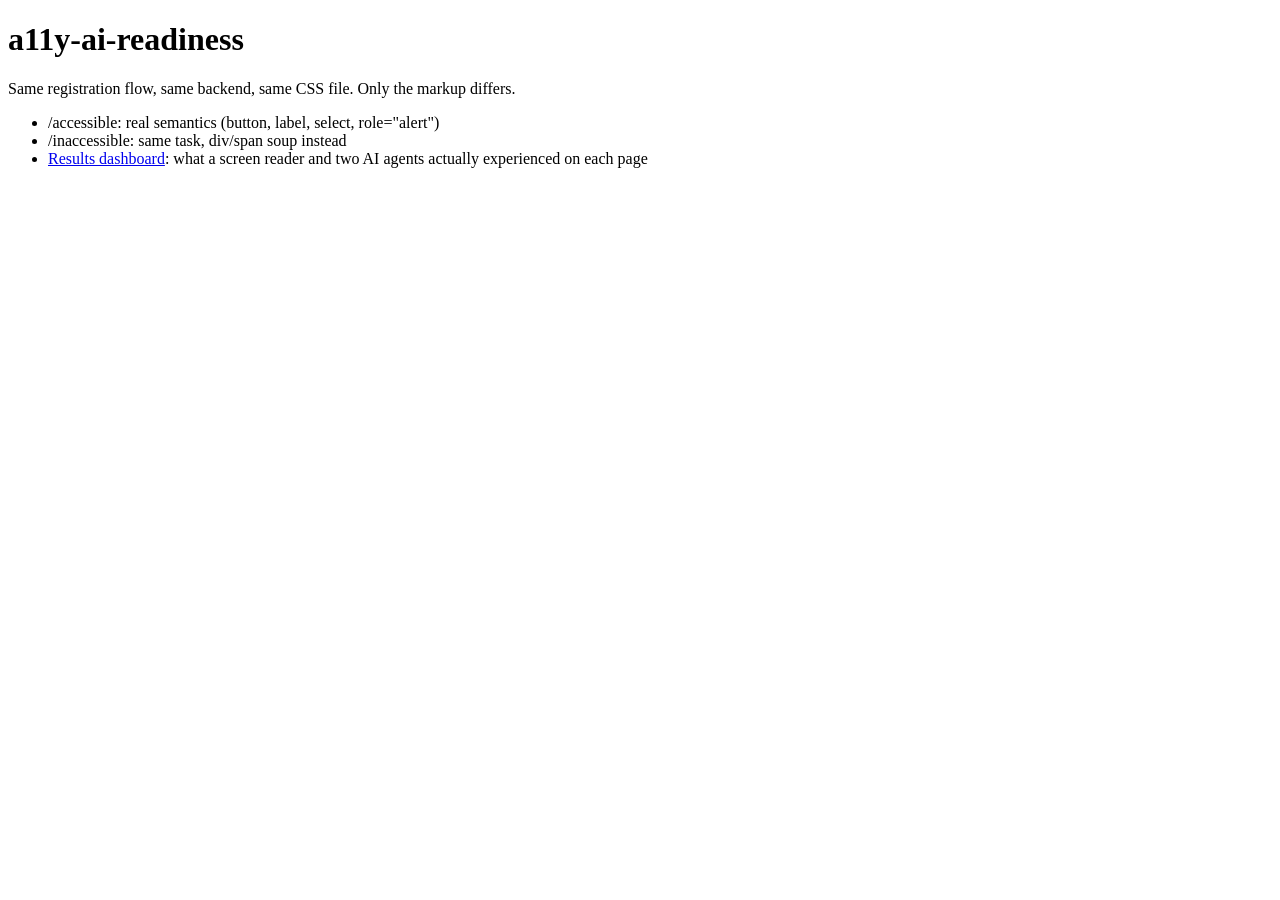
<file: src/main/resources/templates/index.html>
<!DOCTYPE html>
<html lang="en" xmlns:th="http://www.thymeleaf.org">
<head>
    <meta charset="UTF-8">
    <title>a11y-ai-readiness</title>
    <link rel="stylesheet" th:href="@{/css/main.css}">
</head>
<body>
<main>
    <h1>a11y-ai-readiness</h1>
    <p>Same registration flow, same backend, same CSS file. Only the markup differs.</p>
    <ul>
        <li><a th:href="@{/accessible}">/accessible</a>: real semantics (button, label, select, role="alert")</li>
        <li><a th:href="@{/inaccessible}">/inaccessible</a>: same task, div/span soup instead</li>
        <li><a href="/results/dashboard.html">Results dashboard</a>: what a screen reader and two AI agents actually experienced on each page</li>
    </ul>
</main>
</body>
</html>
</file>
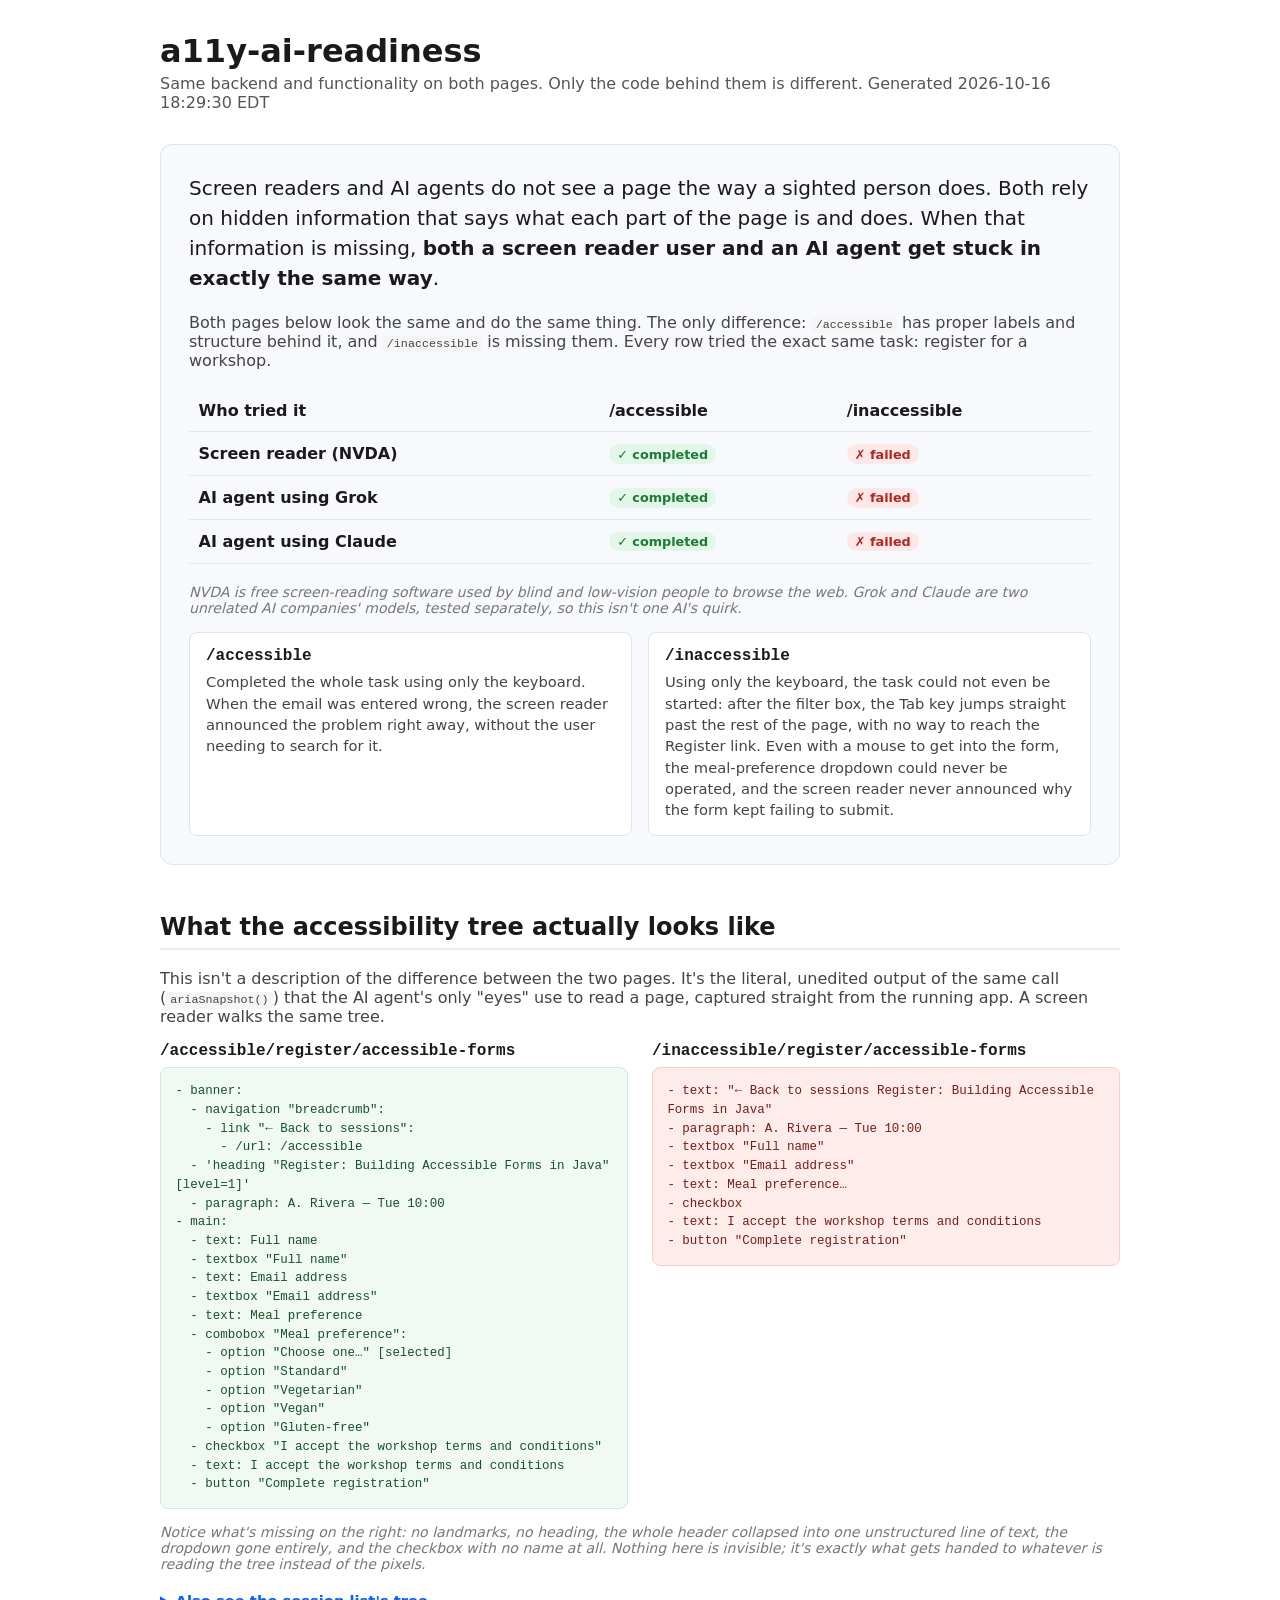
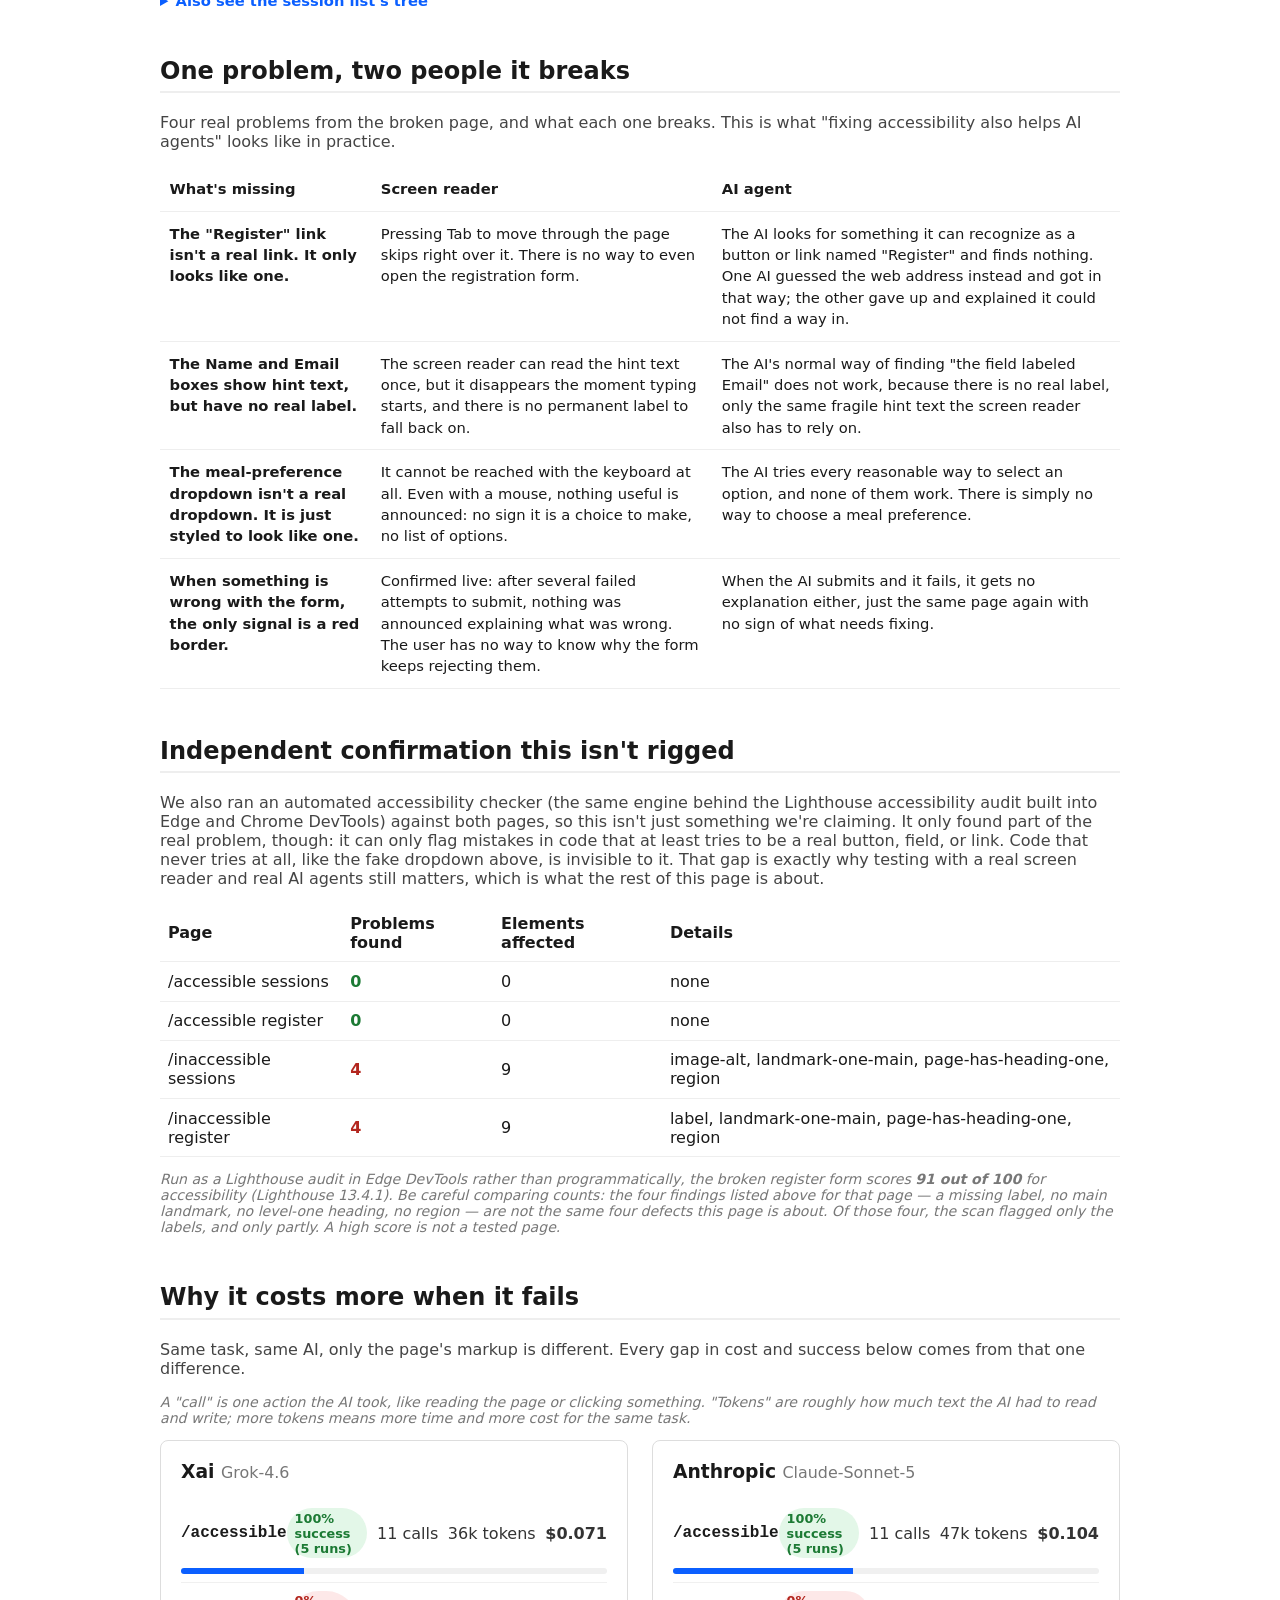
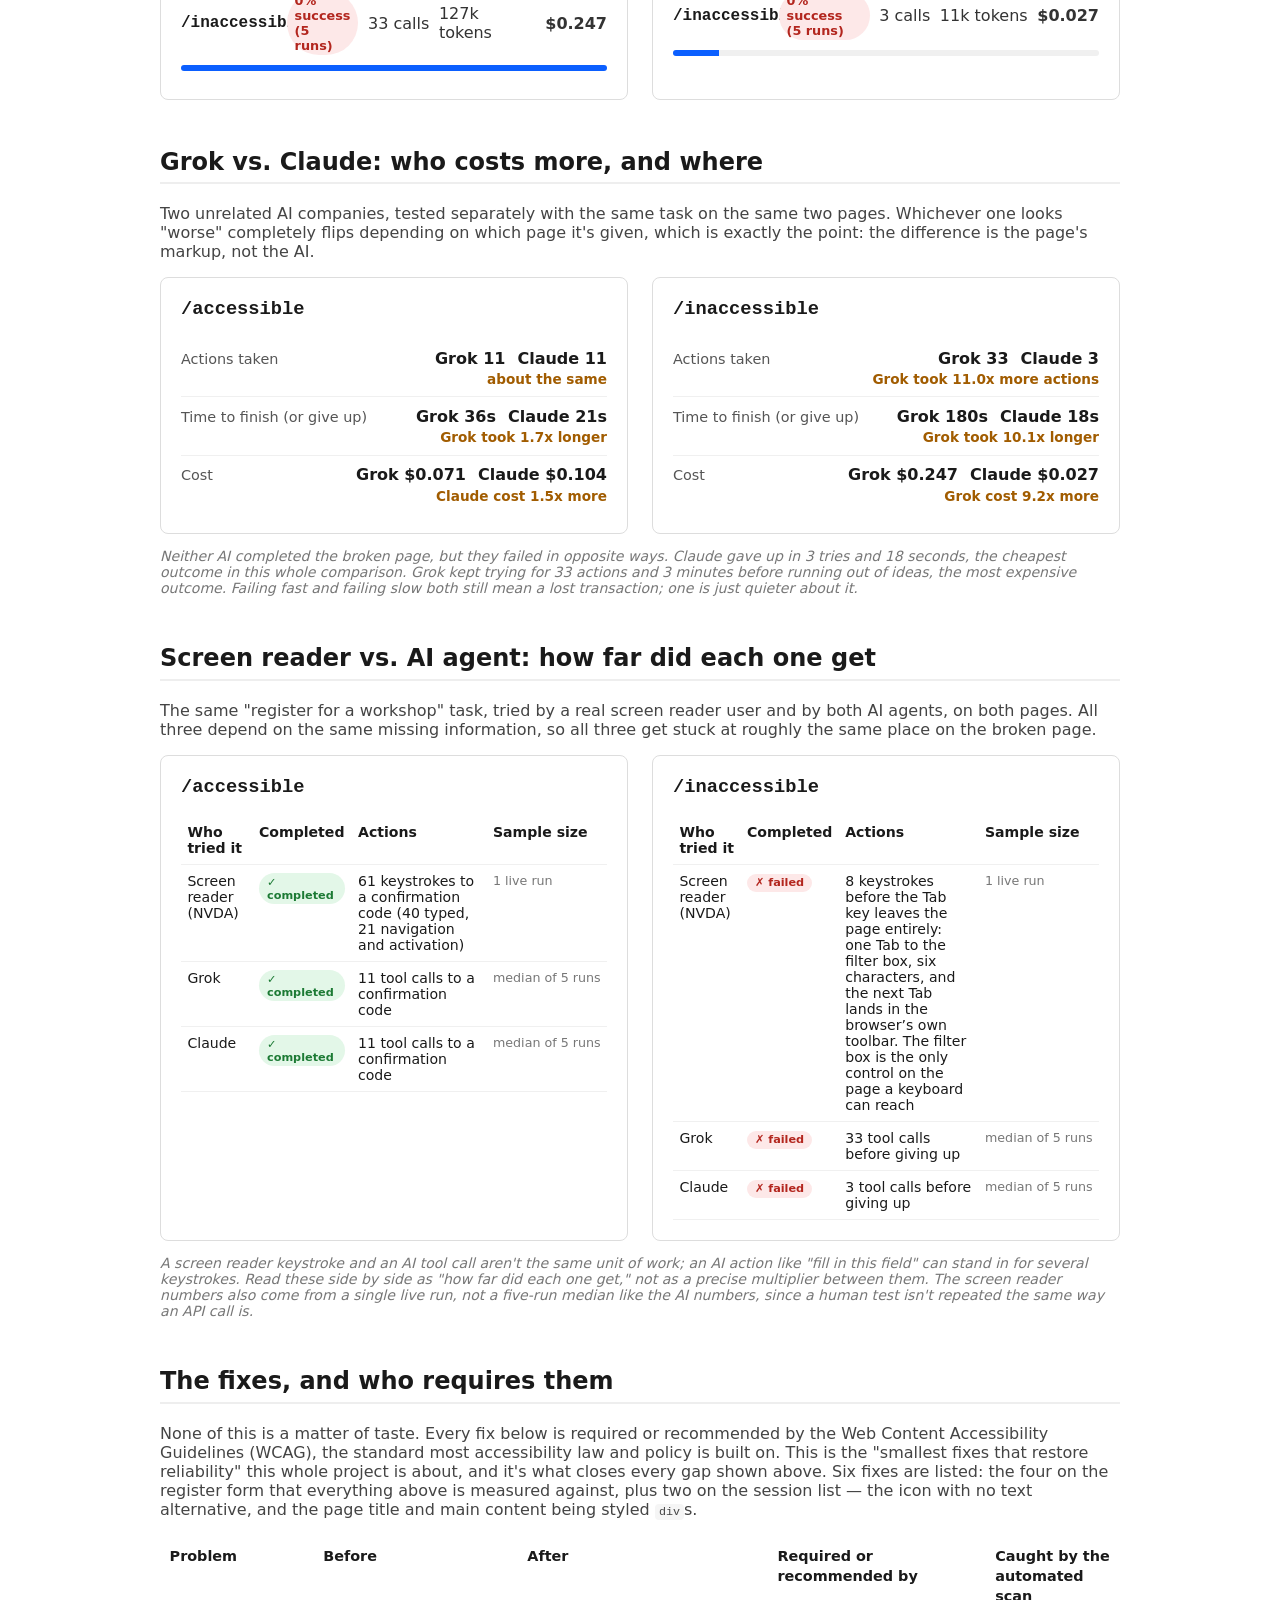
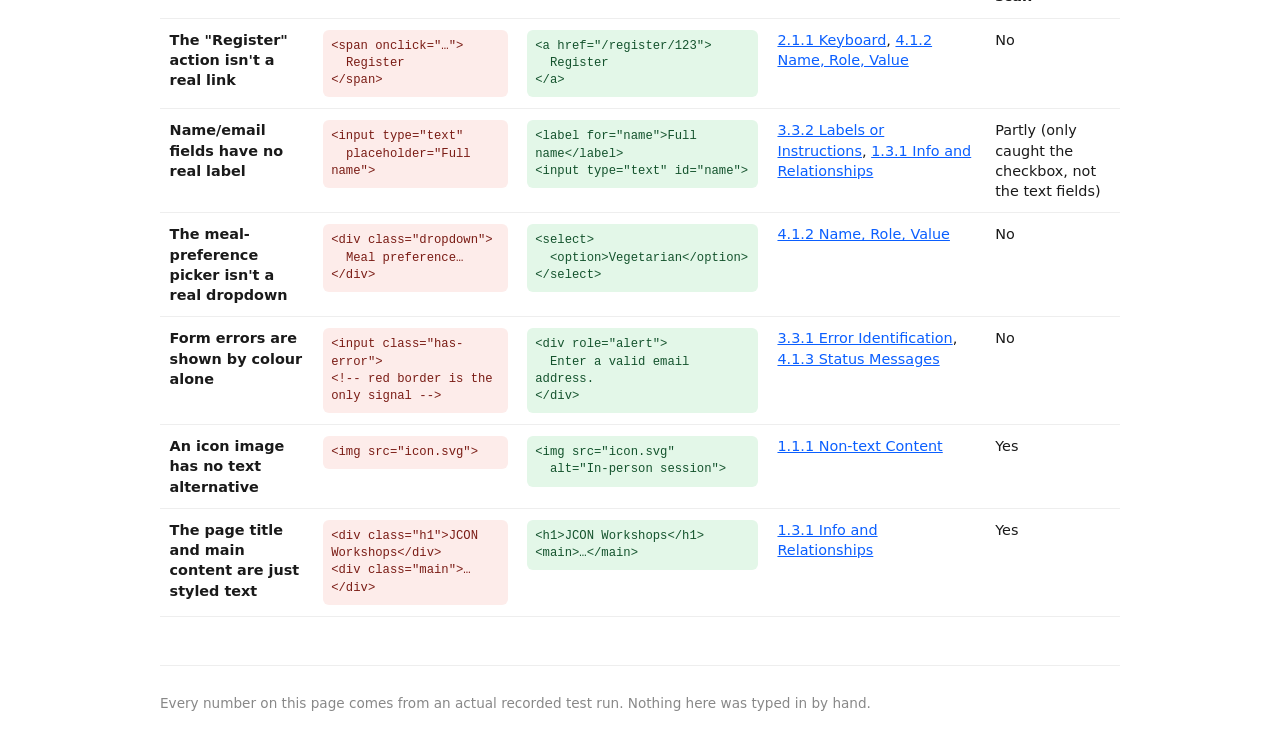
<file: results/dashboard.html>
<!DOCTYPE html>
<html lang="en">
<head>
<meta charset="UTF-8">
<title>a11y-ai-readiness: Results Dashboard</title>
<style>
:root { color-scheme: light; }
body { font-family: system-ui, -apple-system, sans-serif; max-width: 60rem; margin: 2rem auto; padding: 0 1.5rem; color: #1a1a1a; background: #fff; }
header { margin-bottom: 2rem; }
h1 { margin-bottom: 0.25rem; }
.subtitle { color: #555; margin-top: 0; }
h2 { border-bottom: 2px solid #eee; padding-bottom: 0.4rem; }
.lead { color: #444; }
.note { color: #777; font-size: 0.88em; font-style: italic; }
section { margin-bottom: 3rem; }

.headline { background: #f7f9fc; border: 1px solid #dde5f0; border-radius: 12px; padding: 1.75rem; }
.headline .claim { font-size: 1.25rem; font-weight: 500; margin-top: 0; line-height: 1.5; }
table.matrix { width: 100%; border-collapse: collapse; margin: 1.25rem 0; }
table.matrix th, table.matrix td { text-align: left; padding: 0.7rem 0.6rem; border-bottom: 1px solid #dde5f0; }
table.matrix td.consumer { font-weight: 600; }
.matrix-badge { font-size: 0.95em; padding: 0.3rem 0.7rem; }
.nvda-cards { display: grid; grid-template-columns: repeat(auto-fit, minmax(18rem, 1fr)); gap: 1rem; margin-top: 1rem; }
.nvda-card { background: #fff; border: 1px solid #dde5f0; border-radius: 8px; padding: 0.9rem 1rem; }
.nvda-card h4 { margin: 0 0 0.4rem; font-family: ui-monospace, monospace; }
.nvda-card p { margin: 0; color: #444; font-size: 0.92em; line-height: 1.45; }

.cards { display: grid; grid-template-columns: repeat(auto-fit, minmax(20rem, 1fr)); gap: 1.5rem; }
.card { border: 1px solid #ddd; border-radius: 8px; padding: 1.25rem; }
.card h3 { margin-top: 0; text-transform: capitalize; }
.card .model { font-weight: normal; color: #777; font-size: 0.85em; }
.variant-row { display: grid; grid-template-columns: 6rem 1fr auto auto auto; align-items: center; gap: 0.6rem; padding: 0.5rem 0; border-top: 1px solid #f0f0f0; }
.variant-row:first-of-type { border-top: none; }
.variant-name { font-family: ui-monospace, monospace; font-weight: 600; }
.metric { font-variant-numeric: tabular-nums; color: #333; }
.cost { font-weight: 600; }
.badge { padding: 0.15rem 0.5rem; border-radius: 999px; font-size: 0.8em; font-weight: 600; display: inline-block; }
.badge.success { background: #e3f7e8; color: #1c7a34; }
.badge.fail { background: #fde8e8; color: #b3261e; }
.badge.partial { background: #fff4e0; color: #a15c00; }
.badge.missing { background: #eee; color: #777; }
.bar-track { grid-column: 1 / -1; height: 6px; background: #f0f0f0; border-radius: 3px; overflow: hidden; }
.bar { height: 100%; background: #0b5fff; }
.defect-table { width: 100%; border-collapse: collapse; margin-top: 1rem; }
.defect-table th, .defect-table td { text-align: left; padding: 0.7rem 0.6rem; border-bottom: 1px solid #eee; vertical-align: top; font-size: 0.92em; line-height: 1.45; }
.defect-table td.defect { font-weight: 600; width: 22%; }
.fix-table { width: 100%; border-collapse: collapse; margin-top: 1rem; }
.fix-table th, .fix-table td { text-align: left; padding: 0.7rem 0.6rem; border-bottom: 1px solid #eee; vertical-align: top; font-size: 0.9em; line-height: 1.4; }
.fix-table td.defect { font-weight: 600; width: 16%; }
.fix-table th:nth-child(5), .fix-table td:nth-child(5) { width: 14%; }
.fix-table pre { margin: 0; font-family: ui-monospace, monospace; font-size: 0.85em; white-space: pre-wrap; padding: 0.5rem; border-radius: 6px; }
.code-bad { background: #fdecea; color: #7a1c15; }
.code-good { background: #e3f7e8; color: #14532d; }
.fix-table a { color: #0b5fff; }
.h2h-grid { display: grid; grid-template-columns: repeat(auto-fit, minmax(22rem, 1fr)); gap: 1.5rem; margin-top: 1rem; }
.h2h-card { border: 1px solid #ddd; border-radius: 8px; padding: 1.25rem; }
.h2h-card h3 { margin-top: 0; font-family: ui-monospace, monospace; }
.h2h-row { padding: 0.6rem 0; border-top: 1px solid #f0f0f0; }
.h2h-row:first-of-type { border-top: none; }
.h2h-top { display: flex; justify-content: space-between; align-items: baseline; gap: 0.75rem; }
.h2h-metric { color: #555; font-size: 0.9em; flex: 1; }
.h2h-value { font-variant-numeric: tabular-nums; font-weight: 600; white-space: nowrap; }
.h2h-ratio { color: #a15c00; font-size: 0.85em; font-weight: 600; margin-top: 0.2rem; text-align: right; }
.tree-compare { display: grid; grid-template-columns: repeat(auto-fit, minmax(20rem, 1fr)); gap: 1.5rem; margin-top: 1rem; }
.tree-col h4 { margin: 0 0 0.4rem; font-family: ui-monospace, monospace; font-weight: 600; }
.tree-col pre { margin: 0; padding: 0.9rem; border-radius: 8px; font-family: ui-monospace, monospace; font-size: 0.78em; line-height: 1.5; white-space: pre-wrap; word-break: break-word; max-height: 26rem; overflow-y: auto; }
.tree-good { background: #f0f9f2; color: #14532d; border: 1px solid #cdebd5; }
.tree-bad { background: #fdecea; color: #7a1c15; border: 1px solid #f6cdc8; }
.tree-details { margin-top: 1.25rem; }
.tree-details summary { cursor: pointer; color: #0b5fff; font-weight: 600; font-size: 0.92em; }
.steps-grid { display: grid; grid-template-columns: repeat(auto-fit, minmax(22rem, 1fr)); gap: 1.5rem; margin-top: 1rem; }
.steps-card { border: 1px solid #ddd; border-radius: 8px; padding: 1.25rem; }
.steps-card h3 { margin-top: 0; font-family: ui-monospace, monospace; }
.steps-table { width: 100%; border-collapse: collapse; font-size: 0.88em; }
.steps-table th, .steps-table td { text-align: left; padding: 0.5rem 0.4rem; border-bottom: 1px solid #f0f0f0; vertical-align: top; }
.steps-table td:last-child { color: #777; font-size: 0.9em; white-space: nowrap; }
.axe-table { width: 100%; border-collapse: collapse; }
.axe-table th, .axe-table td { text-align: left; padding: 0.6rem 0.5rem; border-bottom: 1px solid #eee; }
.axe-table tr.clean td:nth-child(2) { color: #1c7a34; font-weight: 600; }
.axe-table tr.violations td:nth-child(2) { color: #b3261e; font-weight: 600; }
.axe-table tr.missing { color: #999; font-style: italic; }
footer { color: #888; font-size: 0.85em; border-top: 1px solid #eee; padding-top: 1rem; }
code { background: #f5f5f5; padding: 0.1em 0.35em; border-radius: 4px; font-size: 0.9em; }

</style>
</head>
<body>
<header>
    <h1>a11y-ai-readiness</h1>
    <p class="subtitle">Same backend and functionality on both pages. Only the code behind them is different. Generated 2026-10-16 18:29:30 EDT</p>
</header>
<main>
    <section class="headline">
        <p class="claim">Screen readers and AI agents do not see a page the way a sighted person does. Both rely on hidden information that says what each part of the page is and does. When that information is missing, <strong>both a screen reader user and an AI agent get stuck in exactly the same way</strong>.</p>
        <p class="lead">Both pages below look the same and do the same thing. The only difference: <code>/accessible</code> has proper labels and structure behind it, and <code>/inaccessible</code> is missing them. Every row tried the exact same task: register for a workshop.</p>
        <table class="matrix">
            <thead><tr><th>Who tried it</th><th>/accessible</th><th>/inaccessible</th></tr></thead>
            <tbody>
            <tr>
    <td class="consumer">Screen reader (NVDA)</td>
    <td><span class="badge matrix-badge success">&#10003; completed</span>
</td>
    <td><span class="badge matrix-badge fail">&#10007; failed</span>
</td>
</tr>
<tr>
    <td class="consumer">AI agent using Grok</td>
    <td><span class="badge matrix-badge success">&#10003; completed</span>
</td>
    <td><span class="badge matrix-badge fail">&#10007; failed</span>
</td>
</tr>
<tr>
    <td class="consumer">AI agent using Claude</td>
    <td><span class="badge matrix-badge success">&#10003; completed</span>
</td>
    <td><span class="badge matrix-badge fail">&#10007; failed</span>
</td>
</tr>

            </tbody>
        </table>
        <p class="note">NVDA is free screen-reading software used by blind and low-vision people to browse the web. Grok and Claude are two unrelated AI companies' models, tested separately, so this isn't one AI's quirk.</p>
        <div class="nvda-cards">
        <div class="nvda-card">
    <h4>/accessible</h4>
    <p>Completed the whole task using only the keyboard. When the email was entered wrong, the screen reader announced the problem right away, without the user needing to search for it.</p>
</div>
<div class="nvda-card">
    <h4>/inaccessible</h4>
    <p>Using only the keyboard, the task could not even be started: after the filter box, the Tab key jumps straight past the rest of the page, with no way to reach the Register link. Even with a mouse to get into the form, the meal-preference dropdown could never be operated, and the screen reader never announced why the form kept failing to submit.</p>
</div>

        </div>
    </section>
    <section>
        <h2>What the accessibility tree actually looks like</h2>
        <p class="lead">This isn't a description of the difference between the two pages. It's the literal, unedited output of the same call (<code>ariaSnapshot()</code>) that the AI agent's only "eyes" use to read a page, captured straight from the running app. A screen reader walks the same tree.</p>
        <div class="tree-compare">
<div class="tree-col">
    <h4>/accessible/register/accessible-forms</h4>
    <pre class="tree-good">- banner:
  - navigation "breadcrumb":
    - link "← Back to sessions":
      - /url: /accessible
  - 'heading "Register: Building Accessible Forms in Java" [level=1]'
  - paragraph: A. Rivera — Tue 10:00
- main:
  - text: Full name
  - textbox "Full name"
  - text: Email address
  - textbox "Email address"
  - text: Meal preference
  - combobox "Meal preference":
    - option "Choose one…" [selected]
    - option "Standard"
    - option "Vegetarian"
    - option "Vegan"
    - option "Gluten-free"
  - checkbox "I accept the workshop terms and conditions"
  - text: I accept the workshop terms and conditions
  - button "Complete registration"</pre>
</div>
<div class="tree-col">
    <h4>/inaccessible/register/accessible-forms</h4>
    <pre class="tree-bad">- text: "← Back to sessions Register: Building Accessible Forms in Java"
- paragraph: A. Rivera — Tue 10:00
- textbox "Full name"
- textbox "Email address"
- text: Meal preference…
- checkbox
- text: I accept the workshop terms and conditions
- button "Complete registration"</pre>
</div>

</div>
<p class="note">Notice what's missing on the right: no landmarks, no heading, the whole header collapsed into one unstructured line of text, the dropdown gone entirely, and the checkbox with no name at all. Nothing here is invisible; it's exactly what gets handed to whatever is reading the tree instead of the pixels.</p>
<details class="tree-details">
    <summary>Also see the session list's tree</summary>
    <div class="tree-compare">
    <div class="tree-col">
    <h4>/accessible</h4>
    <pre class="tree-good">- banner:
  - heading "JCON Workshops" [level=1]
- main:
  - text: Filter sessions
  - searchbox "Filter sessions"
  - button "Filter"
  - table "JCON workshop sessions":
    - caption: JCON workshop sessions
    - rowgroup:
      - row "Title Speaker Time Format Action":
        - columnheader "Title"
        - columnheader "Speaker"
        - columnheader "Time"
        - columnheader "Format"
        - columnheader "Action"
    - rowgroup:
      - row "Building Accessible Forms in Java A. Rivera Tue 10:00 In-person session Register for Building Accessible Forms in Java":
        - cell "Building Accessible Forms in Java"
        - cell "A. Rivera"
        - cell "Tue 10:00"
        - cell "In-person session":
          - img "In-person session"
        - cell "Register for Building Accessible Forms in Java":
          - link "Register for Building Accessible Forms in Java":
            - /url: /accessible/register/accessible-forms
      - 'row "Spring AI: Building Tool-Calling Agents J. Okafor Tue 13:30 In-person session Register for Spring AI: Building Tool-Calling Agents"':
        - 'cell "Spring AI: Building Tool-Calling Agents"'
        - cell "J. Okafor"
        - cell "Tue 13:30"
        - cell "In-person session":
          - img "In-person session"
        - 'cell "Register for Spring AI: Building Tool-Calling Agents"':
          - 'link "Register for Spring AI: Building Tool-Calling Agents"':
            - /url: /accessible/register/spring-ai-agents
      - 'row "Playwright for Java: Role-Based Locators S. Nakamura Wed 09:00 In-person session Register for Playwright for Java: Role-Based Locators"':
        - 'cell "Playwright for Java: Role-Based Locators"'
        - cell "S. Nakamura"
        - cell "Wed 09:00"
        - cell "In-person session":
          - img "In-person session"
        - 'cell "Register for Playwright for Java: Role-Based Locators"':
          - 'link "Register for Playwright for Java: Role-Based Locators"':
            - /url: /accessible/register/playwright-java
      - row "Virtual Threads in Production M. Lindqvist Wed 11:15 In-person session Register for Virtual Threads in Production":
        - cell "Virtual Threads in Production"
        - cell "M. Lindqvist"
        - cell "Wed 11:15"
        - cell "In-person session":
          - img "In-person session"
        - cell "Register for Virtual Threads in Production":
          - link "Register for Virtual Threads in Production":
            - /url: /accessible/register/virtual-threads
      - 'row "Vaadin Components: Accessible by Default P. Dubois Wed 14:00 In-person session Register for Vaadin Components: Accessible by Default"':
        - 'cell "Vaadin Components: Accessible by Default"'
        - cell "P. Dubois"
        - cell "Wed 14:00"
        - cell "In-person session":
          - img "In-person session"
        - 'cell "Register for Vaadin Components: Accessible by Default"':
          - 'link "Register for Vaadin Components: Accessible by Default"':
            - /url: /accessible/register/vaadin-a11y</pre>
</div>
<div class="tree-col">
    <h4>/inaccessible</h4>
    <pre class="tree-bad">- text: JCON Workshops
- searchbox "Filter sessions…"
- text: Filter Title Speaker Time Format Action Building Accessible Forms in Java A. Rivera Tue 10:00
- img
- text: "Register Spring AI: Building Tool-Calling Agents J. Okafor Tue 13:30"
- img
- text: "Register Playwright for Java: Role-Based Locators S. Nakamura Wed 09:00"
- img
- text: Register Virtual Threads in Production M. Lindqvist Wed 11:15
- img
- text: "Register Vaadin Components: Accessible by Default P. Dubois Wed 14:00"
- img
- text: Register</pre>
</div>

    </div>
</details>

    </section>
    <section>
        <h2>One problem, two people it breaks</h2>
        <p class="lead">Four real problems from the broken page, and what each one breaks. This is what "fixing accessibility also helps AI agents" looks like in practice.</p>
        <table class="defect-table">
            <thead><tr><th>What's missing</th><th>Screen reader</th><th>AI agent</th></tr></thead>
            <tbody>
            <tr>
    <td class="defect">The "Register" link isn't a real link. It only looks like one.</td>
    <td>Pressing Tab to move through the page skips right over it. There is no way to even open the registration form.</td>
    <td>The AI looks for something it can recognize as a button or link named "Register" and finds nothing. One AI guessed the web address instead and got in that way; the other gave up and explained it could not find a way in.</td>
</tr>
<tr>
    <td class="defect">The Name and Email boxes show hint text, but have no real label.</td>
    <td>The screen reader can read the hint text once, but it disappears the moment typing starts, and there is no permanent label to fall back on.</td>
    <td>The AI's normal way of finding "the field labeled Email" does not work, because there is no real label, only the same fragile hint text the screen reader also has to rely on.</td>
</tr>
<tr>
    <td class="defect">The meal-preference dropdown isn't a real dropdown. It is just styled to look like one.</td>
    <td>It cannot be reached with the keyboard at all. Even with a mouse, nothing useful is announced: no sign it is a choice to make, no list of options.</td>
    <td>The AI tries every reasonable way to select an option, and none of them work. There is simply no way to choose a meal preference.</td>
</tr>
<tr>
    <td class="defect">When something is wrong with the form, the only signal is a red border.</td>
    <td>Confirmed live: after several failed attempts to submit, nothing was announced explaining what was wrong. The user has no way to know why the form keeps rejecting them.</td>
    <td>When the AI submits and it fails, it gets no explanation either, just the same page again with no sign of what needs fixing.</td>
</tr>

            </tbody>
        </table>
    </section>
    <section>
        <h2>Independent confirmation this isn't rigged</h2>
        <p class="lead">We also ran an automated accessibility checker (the same engine behind the Lighthouse accessibility audit built into Edge and Chrome DevTools) against both pages, so this isn't just something we're claiming. It only found part of the real problem, though: it can only flag mistakes in code that at least tries to be a real button, field, or link. Code that never tries at all, like the fake dropdown above, is invisible to it. That gap is exactly why testing with a real screen reader and real AI agents still matters, which is what the rest of this page is about.</p>
        <table class="axe-table">
            <thead><tr><th>Page</th><th>Problems found</th><th>Elements affected</th><th>Details</th></tr></thead>
            <tbody>
            <tr class="clean"><td>/accessible sessions</td><td>0</td><td>0</td><td>none</td></tr>
<tr class="clean"><td>/accessible register</td><td>0</td><td>0</td><td>none</td></tr>
<tr class="violations"><td>/inaccessible sessions</td><td>4</td><td>9</td><td>image-alt, landmark-one-main, page-has-heading-one, region</td></tr>
<tr class="violations"><td>/inaccessible register</td><td>4</td><td>9</td><td>label, landmark-one-main, page-has-heading-one, region</td></tr>

            </tbody>
        </table>
        <p class="note">Run as a Lighthouse audit in Edge DevTools rather than programmatically, the broken register form scores <strong>91 out of 100</strong> for accessibility (Lighthouse 13.4.1). Be careful comparing counts: the four findings listed above for that page &mdash; a missing label, no main landmark, no level-one heading, no region &mdash; are not the same four defects this page is about. Of those four, the scan flagged only the labels, and only partly. A high score is not a tested page.</p>
    </section>
    <section>
        <h2>Why it costs more when it fails</h2>
        <p class="lead">Same task, same AI, only the page's markup is different. Every gap in cost and success below comes from that one difference.</p>
        <p class="note">A "call" is one action the AI took, like reading the page or clicking something. "Tokens" are roughly how much text the AI had to read and write; more tokens means more time and more cost for the same task.</p>
        <div class="cards">
        <div class="card">
    <h3>xai <span class="model">grok-4.6</span></h3>
    <div class="variant-row">
    <span class="variant-name">/accessible</span>
    <span class="badge success">100% success (5 runs)</span>
    <span class="metric">11 calls</span>
    <span class="metric">36k tokens</span>
    <span class="metric cost">$0.071</span>
    <div class="bar-track"><div class="bar" style="width:28.9%"></div></div>
</div>
<div class="variant-row">
    <span class="variant-name">/inaccessible</span>
    <span class="badge fail">0% success (5 runs)</span>
    <span class="metric">33 calls</span>
    <span class="metric">127k tokens</span>
    <span class="metric cost">$0.247</span>
    <div class="bar-track"><div class="bar" style="width:100.0%"></div></div>
</div>

</div>
<div class="card">
    <h3>anthropic <span class="model">claude-sonnet-5</span></h3>
    <div class="variant-row">
    <span class="variant-name">/accessible</span>
    <span class="badge success">100% success (5 runs)</span>
    <span class="metric">11 calls</span>
    <span class="metric">47k tokens</span>
    <span class="metric cost">$0.104</span>
    <div class="bar-track"><div class="bar" style="width:42.2%"></div></div>
</div>
<div class="variant-row">
    <span class="variant-name">/inaccessible</span>
    <span class="badge fail">0% success (5 runs)</span>
    <span class="metric">3 calls</span>
    <span class="metric">11k tokens</span>
    <span class="metric cost">$0.027</span>
    <div class="bar-track"><div class="bar" style="width:10.9%"></div></div>
</div>

</div>

        </div>
    </section>
    <section>
        <h2>Grok vs. Claude: who costs more, and where</h2>
        <p class="lead">Two unrelated AI companies, tested separately with the same task on the same two pages. Whichever one looks "worse" completely flips depending on which page it's given, which is exactly the point: the difference is the page's markup, not the AI.</p>
        <div class="h2h-grid">
        <div class="h2h-card">
    <h3>/accessible</h3>
    <div class="h2h-row">
    <div class="h2h-top">
        <span class="h2h-metric">Actions taken</span>
        <span class="h2h-value">Grok 11</span>
        <span class="h2h-value">Claude 11</span>
    </div>
    <div class="h2h-ratio">about the same</div>
</div>

    <div class="h2h-row">
    <div class="h2h-top">
        <span class="h2h-metric">Time to finish (or give up)</span>
        <span class="h2h-value">Grok 36s</span>
        <span class="h2h-value">Claude 21s</span>
    </div>
    <div class="h2h-ratio">Grok took 1.7x longer</div>
</div>

    <div class="h2h-row">
    <div class="h2h-top">
        <span class="h2h-metric">Cost</span>
        <span class="h2h-value">Grok $0.071</span>
        <span class="h2h-value">Claude $0.104</span>
    </div>
    <div class="h2h-ratio">Claude cost 1.5x more</div>
</div>

</div>
<div class="h2h-card">
    <h3>/inaccessible</h3>
    <div class="h2h-row">
    <div class="h2h-top">
        <span class="h2h-metric">Actions taken</span>
        <span class="h2h-value">Grok 33</span>
        <span class="h2h-value">Claude 3</span>
    </div>
    <div class="h2h-ratio">Grok took 11.0x more actions</div>
</div>

    <div class="h2h-row">
    <div class="h2h-top">
        <span class="h2h-metric">Time to finish (or give up)</span>
        <span class="h2h-value">Grok 180s</span>
        <span class="h2h-value">Claude 18s</span>
    </div>
    <div class="h2h-ratio">Grok took 10.1x longer</div>
</div>

    <div class="h2h-row">
    <div class="h2h-top">
        <span class="h2h-metric">Cost</span>
        <span class="h2h-value">Grok $0.247</span>
        <span class="h2h-value">Claude $0.027</span>
    </div>
    <div class="h2h-ratio">Grok cost 9.2x more</div>
</div>

</div>

        </div>
        <p class="note">Neither AI completed the broken page, but they failed in opposite ways. Claude gave up in 3 tries and 18 seconds, the cheapest outcome in this whole comparison. Grok kept trying for 33 actions and 3 minutes before running out of ideas, the most expensive outcome. Failing fast and failing slow both still mean a lost transaction; one is just quieter about it.</p>
    </section>
    <section>
        <h2>Screen reader vs. AI agent: how far did each one get</h2>
        <p class="lead">The same "register for a workshop" task, tried by a real screen reader user and by both AI agents, on both pages. All three depend on the same missing information, so all three get stuck at roughly the same place on the broken page.</p>
        <div class="steps-grid">
        <div class="steps-card">
    <h3>/accessible</h3>
    <table class="steps-table">
        <thead><tr><th>Who tried it</th><th>Completed</th><th>Actions</th><th>Sample size</th></tr></thead>
        <tbody>
        <tr>
    <td>Screen reader (NVDA)</td>
    <td><span class="badge matrix-badge success">&#10003; completed</span>
</td>
    <td>61 keystrokes to a confirmation code (40 typed, 21 navigation and activation)</td>
    <td>1 live run</td>
</tr>
<tr>
    <td>Grok</td>
    <td><span class="badge matrix-badge success">&#10003; completed</span>
</td>
    <td>11 tool calls to a confirmation code</td>
    <td>median of 5 runs</td>
</tr>
<tr>
    <td>Claude</td>
    <td><span class="badge matrix-badge success">&#10003; completed</span>
</td>
    <td>11 tool calls to a confirmation code</td>
    <td>median of 5 runs</td>
</tr>

        </tbody>
    </table>
</div>
<div class="steps-card">
    <h3>/inaccessible</h3>
    <table class="steps-table">
        <thead><tr><th>Who tried it</th><th>Completed</th><th>Actions</th><th>Sample size</th></tr></thead>
        <tbody>
        <tr>
    <td>Screen reader (NVDA)</td>
    <td><span class="badge matrix-badge fail">&#10007; failed</span>
</td>
    <td>8 keystrokes before the Tab key leaves the page entirely: one Tab to the filter box, six characters, and the next Tab lands in the browser’s own toolbar. The filter box is the only control on the page a keyboard can reach</td>
    <td>1 live run</td>
</tr>
<tr>
    <td>Grok</td>
    <td><span class="badge matrix-badge fail">&#10007; failed</span>
</td>
    <td>33 tool calls before giving up</td>
    <td>median of 5 runs</td>
</tr>
<tr>
    <td>Claude</td>
    <td><span class="badge matrix-badge fail">&#10007; failed</span>
</td>
    <td>3 tool calls before giving up</td>
    <td>median of 5 runs</td>
</tr>

        </tbody>
    </table>
</div>

        </div>
        <p class="note">A screen reader keystroke and an AI tool call aren't the same unit of work; an AI action like "fill in this field" can stand in for several keystrokes. Read these side by side as "how far did each one get," not as a precise multiplier between them. The screen reader numbers also come from a single live run, not a five-run median like the AI numbers, since a human test isn't repeated the same way an API call is.</p>
    </section>
    <section>
        <h2>The fixes, and who requires them</h2>
        <p class="lead">None of this is a matter of taste. Every fix below is required or recommended by the Web Content Accessibility Guidelines (WCAG), the standard most accessibility law and policy is built on. This is the "smallest fixes that restore reliability" this whole project is about, and it's what closes every gap shown above. Six fixes are listed: the four on the register form that everything above is measured against, plus two on the session list &mdash; the icon with no text alternative, and the page title and main content being styled <code>div</code>s.</p>
        <table class="fix-table">
            <thead><tr><th>Problem</th><th>Before</th><th>After</th><th>Required or recommended by</th><th>Caught by the automated scan</th></tr></thead>
            <tbody>
            <tr>
    <td class="defect">The "Register" action isn't a real link</td>
    <td><pre class="code-bad">&lt;span onclick="…"&gt;
  Register
&lt;/span&gt;</pre></td>
    <td><pre class="code-good">&lt;a href="/register/123"&gt;
  Register
&lt;/a&gt;</pre></td>
    <td><a href="https://www.w3.org/WAI/WCAG21/Understanding/keyboard.html" target="_blank" rel="noopener">2.1.1 Keyboard</a>, <a href="https://www.w3.org/WAI/WCAG21/Understanding/name-role-value.html" target="_blank" rel="noopener">4.1.2 Name, Role, Value</a></td>
    <td>No</td>
</tr>
<tr>
    <td class="defect">Name/email fields have no real label</td>
    <td><pre class="code-bad">&lt;input type="text"
  placeholder="Full name"&gt;</pre></td>
    <td><pre class="code-good">&lt;label for="name"&gt;Full name&lt;/label&gt;
&lt;input type="text" id="name"&gt;</pre></td>
    <td><a href="https://www.w3.org/WAI/WCAG21/Understanding/labels-or-instructions.html" target="_blank" rel="noopener">3.3.2 Labels or Instructions</a>, <a href="https://www.w3.org/WAI/WCAG21/Understanding/info-and-relationships.html" target="_blank" rel="noopener">1.3.1 Info and Relationships</a></td>
    <td>Partly (only caught the checkbox, not the text fields)</td>
</tr>
<tr>
    <td class="defect">The meal-preference picker isn't a real dropdown</td>
    <td><pre class="code-bad">&lt;div class="dropdown"&gt;
  Meal preference…
&lt;/div&gt;</pre></td>
    <td><pre class="code-good">&lt;select&gt;
  &lt;option&gt;Vegetarian&lt;/option&gt;
&lt;/select&gt;</pre></td>
    <td><a href="https://www.w3.org/WAI/WCAG21/Understanding/name-role-value.html" target="_blank" rel="noopener">4.1.2 Name, Role, Value</a></td>
    <td>No</td>
</tr>
<tr>
    <td class="defect">Form errors are shown by colour alone</td>
    <td><pre class="code-bad">&lt;input class="has-error"&gt;
&lt;!-- red border is the only signal --&gt;</pre></td>
    <td><pre class="code-good">&lt;div role="alert"&gt;
  Enter a valid email address.
&lt;/div&gt;</pre></td>
    <td><a href="https://www.w3.org/WAI/WCAG21/Understanding/error-identification.html" target="_blank" rel="noopener">3.3.1 Error Identification</a>, <a href="https://www.w3.org/WAI/WCAG21/Understanding/status-messages.html" target="_blank" rel="noopener">4.1.3 Status Messages</a></td>
    <td>No</td>
</tr>
<tr>
    <td class="defect">An icon image has no text alternative</td>
    <td><pre class="code-bad">&lt;img src="icon.svg"&gt;</pre></td>
    <td><pre class="code-good">&lt;img src="icon.svg"
  alt="In-person session"&gt;</pre></td>
    <td><a href="https://www.w3.org/WAI/WCAG21/Understanding/non-text-content.html" target="_blank" rel="noopener">1.1.1 Non-text Content</a></td>
    <td>Yes</td>
</tr>
<tr>
    <td class="defect">The page title and main content are just styled text</td>
    <td><pre class="code-bad">&lt;div class="h1"&gt;JCON Workshops&lt;/div&gt;
&lt;div class="main"&gt;…&lt;/div&gt;</pre></td>
    <td><pre class="code-good">&lt;h1&gt;JCON Workshops&lt;/h1&gt;
&lt;main&gt;…&lt;/main&gt;</pre></td>
    <td><a href="https://www.w3.org/WAI/WCAG21/Understanding/info-and-relationships.html" target="_blank" rel="noopener">1.3.1 Info and Relationships</a></td>
    <td>Yes</td>
</tr>

            </tbody>
        </table>
    </section>
</main>
<footer>
    <p>Every number on this page comes from an actual recorded test run. Nothing here was typed in by hand.</p>
</footer>
</body>
</html>
</file>
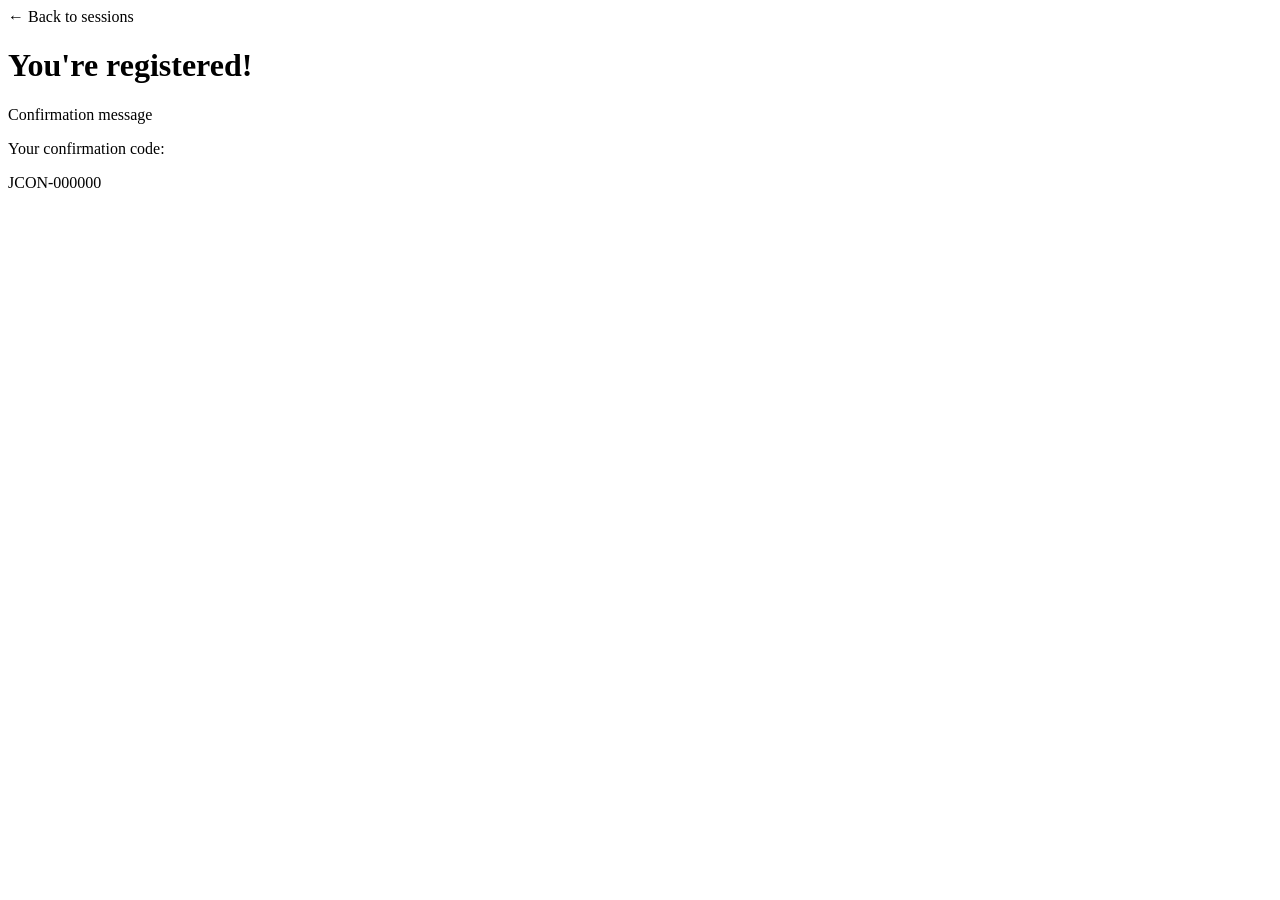
<file: src/main/resources/templates/accessible/confirmation.html>
<!DOCTYPE html>
<html lang="en" xmlns:th="http://www.thymeleaf.org">
<head>
    <meta charset="UTF-8">
    <title>Registration confirmed</title>
    <link rel="stylesheet" th:href="@{/css/main.css}">
</head>
<body class="variant-accessible">
<header>
    <nav aria-label="breadcrumb"><a th:href="@{/accessible}">&larr; Back to sessions</a></nav>
</header>
<main>
    <h1>You're registered!</h1>
    <p th:text="'Thanks, ' + ${attendeeName} + '. Your registration for ' + ${workshop.title()} + ' is confirmed.'">
        Confirmation message
    </p>
    <p>Your confirmation code:</p>
    <p class="confirmation-code" th:text="${confirmationCode}">JCON-000000</p>
</main>
</body>
</html>
</file>
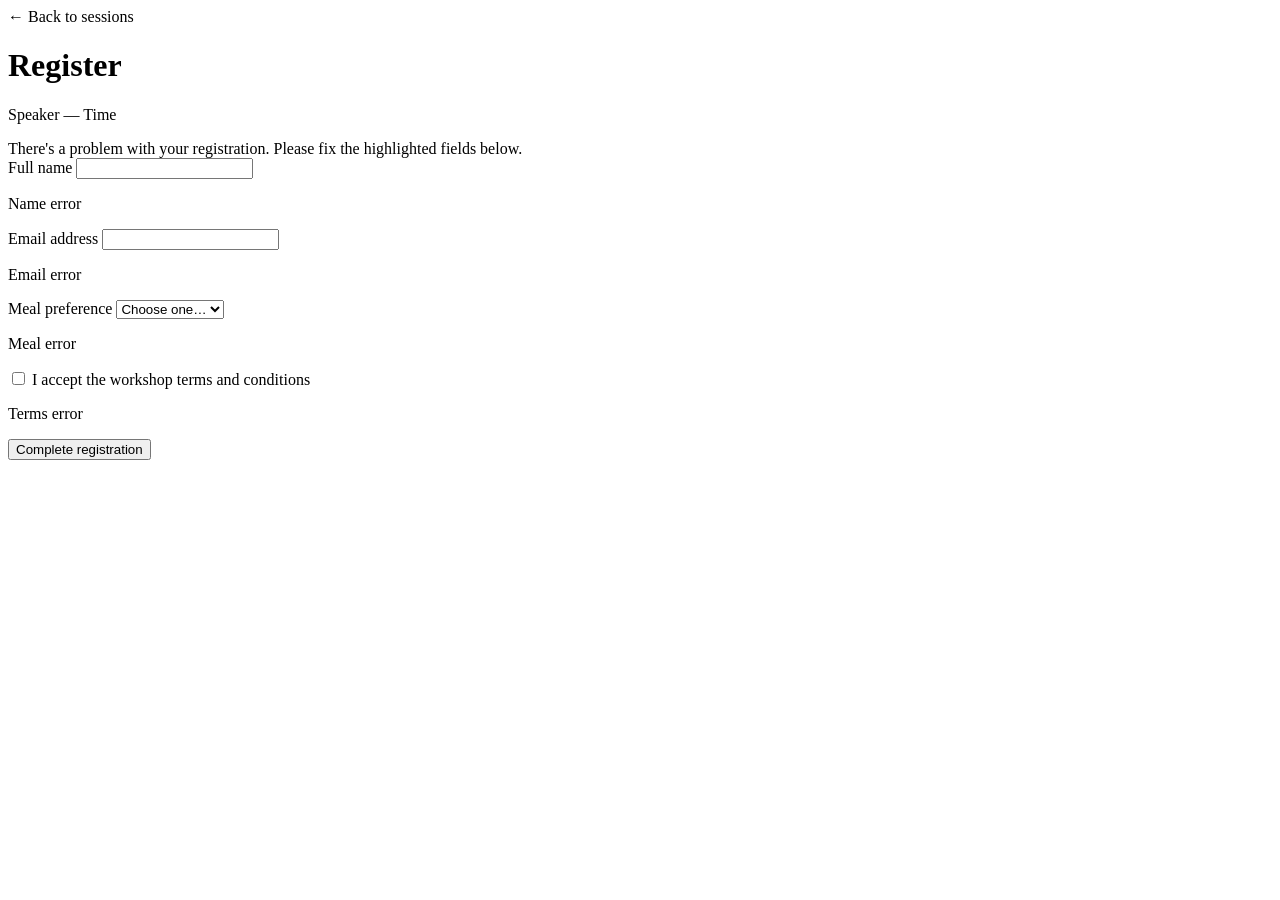
<file: src/main/resources/templates/accessible/register.html>
<!DOCTYPE html>
<html lang="en" xmlns:th="http://www.thymeleaf.org">
<head>
    <meta charset="UTF-8">
    <title th:text="'Register — ' + ${workshop.title()}">Register</title>
    <link rel="stylesheet" th:href="@{/css/main.css}">
    <script th:src="@{/js/async-form.js}" defer></script>
</head>
<body class="variant-accessible">
<header>
    <nav aria-label="breadcrumb"><a th:href="@{/accessible}">&larr; Back to sessions</a></nav>
    <h1 th:text="'Register: ' + ${workshop.title()}">Register</h1>
    <p th:text="${workshop.speaker()} + ' — ' + ${workshop.timeSlot()}">Speaker — Time</p>
</header>
<main>
    <div role="alert" th:if="${#fields.hasErrors('registrationForm.*')}" class="form-alert">
        There's a problem with your registration. Please fix the highlighted fields below.
    </div>

    <form th:action="@{/accessible/register/{id}(id=${workshop.id()})}" th:object="${registrationForm}"
          method="post" novalidate data-async>

        <div class="field">
            <label for="name">Full name</label>
            <input type="text" id="name" th:field="*{name}"
                   th:aria-describedby="${#fields.hasErrors('name')} ? 'name-error' : null"
                   th:aria-invalid="${#fields.hasErrors('name')} ? 'true' : 'false'">
            <p id="name-error" class="field-error" th:if="${#fields.hasErrors('name')}" th:errors="*{name}">Name error</p>
        </div>

        <div class="field">
            <label for="email">Email address</label>
            <input type="email" id="email" th:field="*{email}"
                   th:aria-describedby="${#fields.hasErrors('email')} ? 'email-error' : null"
                   th:aria-invalid="${#fields.hasErrors('email')} ? 'true' : 'false'">
            <p id="email-error" class="field-error" th:if="${#fields.hasErrors('email')}" th:errors="*{email}">Email error</p>
        </div>

        <div class="field">
            <label for="mealPreference">Meal preference</label>
            <select id="mealPreference" th:field="*{mealPreference}"
                    th:aria-describedby="${#fields.hasErrors('mealPreference')} ? 'meal-error' : null"
                    th:aria-invalid="${#fields.hasErrors('mealPreference')} ? 'true' : 'false'">
                <option value="">Choose one&hellip;</option>
                <option th:each="option : ${T(com.a11y.a11y_ai_readiness.registration.MealPreference).values()}"
                        th:value="${option}" th:text="${option.label}">Meal option</option>
            </select>
            <p id="meal-error" class="field-error" th:if="${#fields.hasErrors('mealPreference')}" th:errors="*{mealPreference}">Meal error</p>
        </div>

        <div class="field field-checkbox">
            <input type="checkbox" id="acceptTerms" th:field="*{acceptTerms}"
                   th:aria-describedby="${#fields.hasErrors('acceptTerms')} ? 'terms-error' : null"
                   th:aria-invalid="${#fields.hasErrors('acceptTerms')} ? 'true' : 'false'">
            <label for="acceptTerms">I accept the workshop terms and conditions</label>
            <p id="terms-error" class="field-error" th:if="${#fields.hasErrors('acceptTerms')}" th:errors="*{acceptTerms}">Terms error</p>
        </div>

        <button type="submit">Complete registration</button>
    </form>
</main>
</body>
</html>
</file>
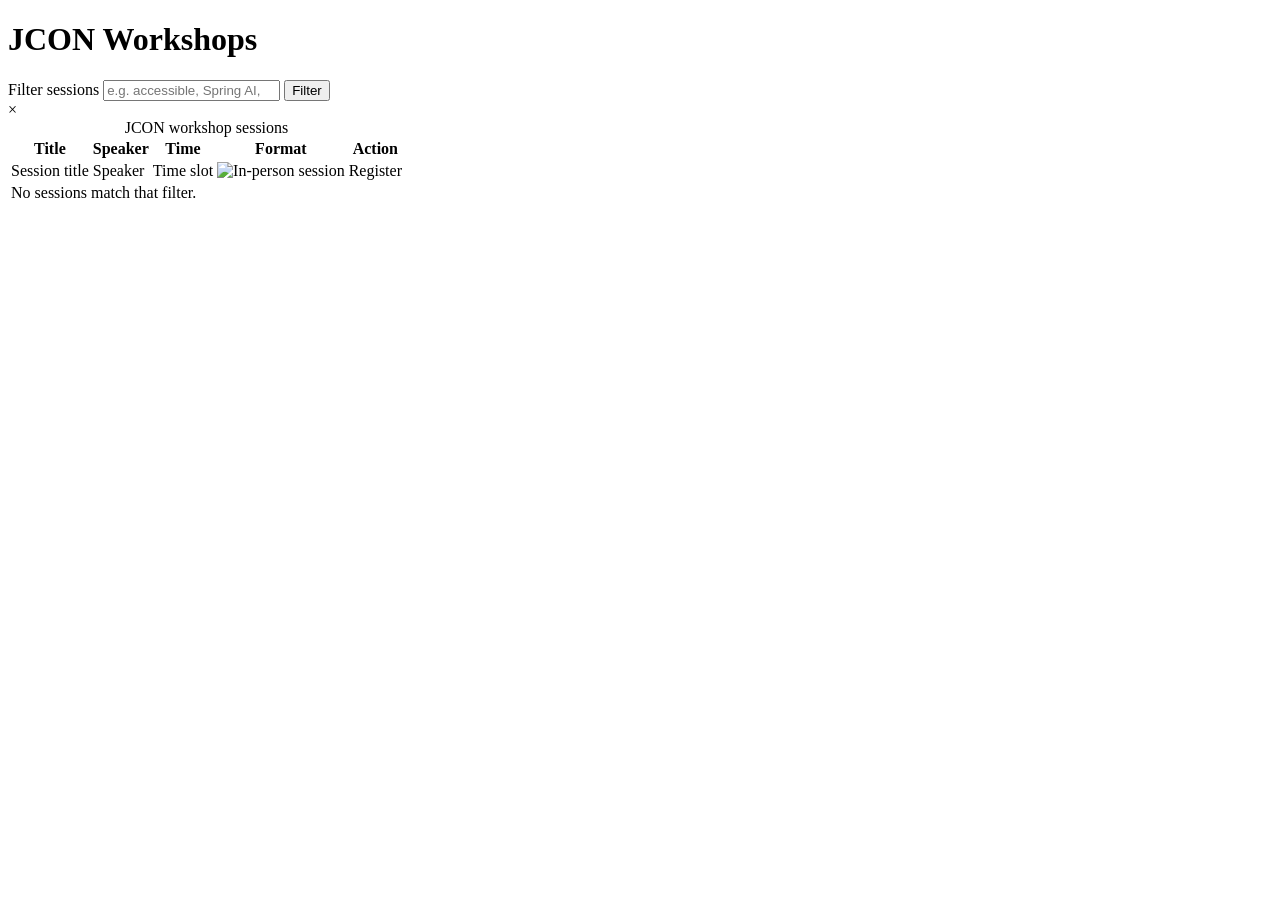
<file: src/main/resources/templates/accessible/sessions.html>
<!DOCTYPE html>
<html lang="en" xmlns:th="http://www.thymeleaf.org">
<head>
    <meta charset="UTF-8">
    <title>JCON Workshops — accessible</title>
    <link rel="stylesheet" th:href="@{/css/main.css}">
</head>
<body class="variant-accessible">
<header>
    <h1>JCON Workshops</h1>
</header>
<main>
    <div class="filter-bar">
        <form th:action="@{/accessible}" method="get" class="filter-form">
            <label for="q">Filter sessions</label>
            <input type="search" id="q" name="q" th:value="${query}" placeholder="e.g. accessible, Spring AI, Rivera">
            <button type="submit">Filter</button>
        </form>
        <a th:if="${query != null and !query.isBlank()}" th:href="@{/accessible}"
           class="icon-button" aria-label="Clear filter">&times;</a>
    </div>

    <table>
        <caption class="visually-hidden">JCON workshop sessions</caption>
        <thead>
        <tr>
            <th scope="col">Title</th>
            <th scope="col">Speaker</th>
            <th scope="col">Time</th>
            <th scope="col">Format</th>
            <th scope="col">Action</th>
        </tr>
        </thead>
        <tbody>
        <tr th:each="workshop : ${sessions}">
            <td th:text="${workshop.title()}">Session title</td>
            <td th:text="${workshop.speaker()}">Speaker</td>
            <td th:text="${workshop.timeSlot()}">Time slot</td>
            <td><img th:src="@{/img/session-icon.svg}" alt="In-person session" class="session-icon"></td>
            <td>
                <a th:href="@{/accessible/register/{id}(id=${workshop.id()})}" class="register-link">Register<span
                        class="visually-hidden" th:text="' for ' + ${workshop.title()}"></span></a>
            </td>
        </tr>
        <tr th:if="${sessions.isEmpty()}">
            <td colspan="5">No sessions match that filter.</td>
        </tr>
        </tbody>
    </table>
</main>
</body>
</html>
</file>
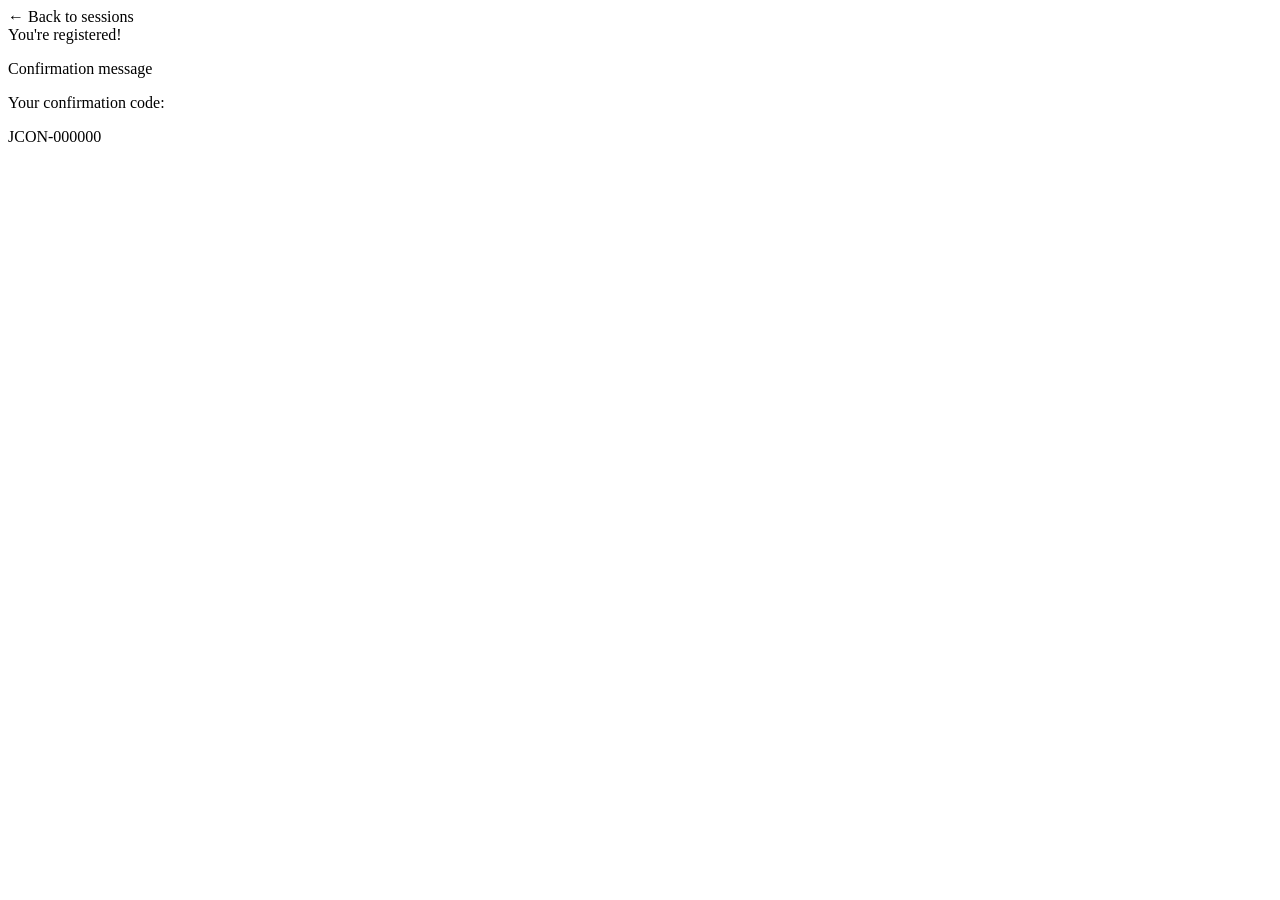
<file: src/main/resources/templates/inaccessible/confirmation.html>
<!DOCTYPE html>
<html lang="en" xmlns:th="http://www.thymeleaf.org">
<head>
    <meta charset="UTF-8">
    <title>Registration confirmed</title>
    <link rel="stylesheet" th:href="@{/css/main.css}">
    <script th:src="@{/js/fake-widgets.js}" defer></script>
</head>
<body class="variant-inaccessible">
<div class="header">
    <div class="nav"><span th:attr="data-href=@{/inaccessible}" class="fake-link">&larr; Back to sessions</span></div>
</div>
<div class="main">
    <div class="h1">You're registered!</div>
    <p th:text="'Thanks, ' + ${attendeeName} + '. Your registration for ' + ${workshop.title()} + ' is confirmed.'">
        Confirmation message
    </p>
    <p>Your confirmation code:</p>
    <p class="confirmation-code" th:text="${confirmationCode}">JCON-000000</p>
</div>
</body>
</html>
</file>
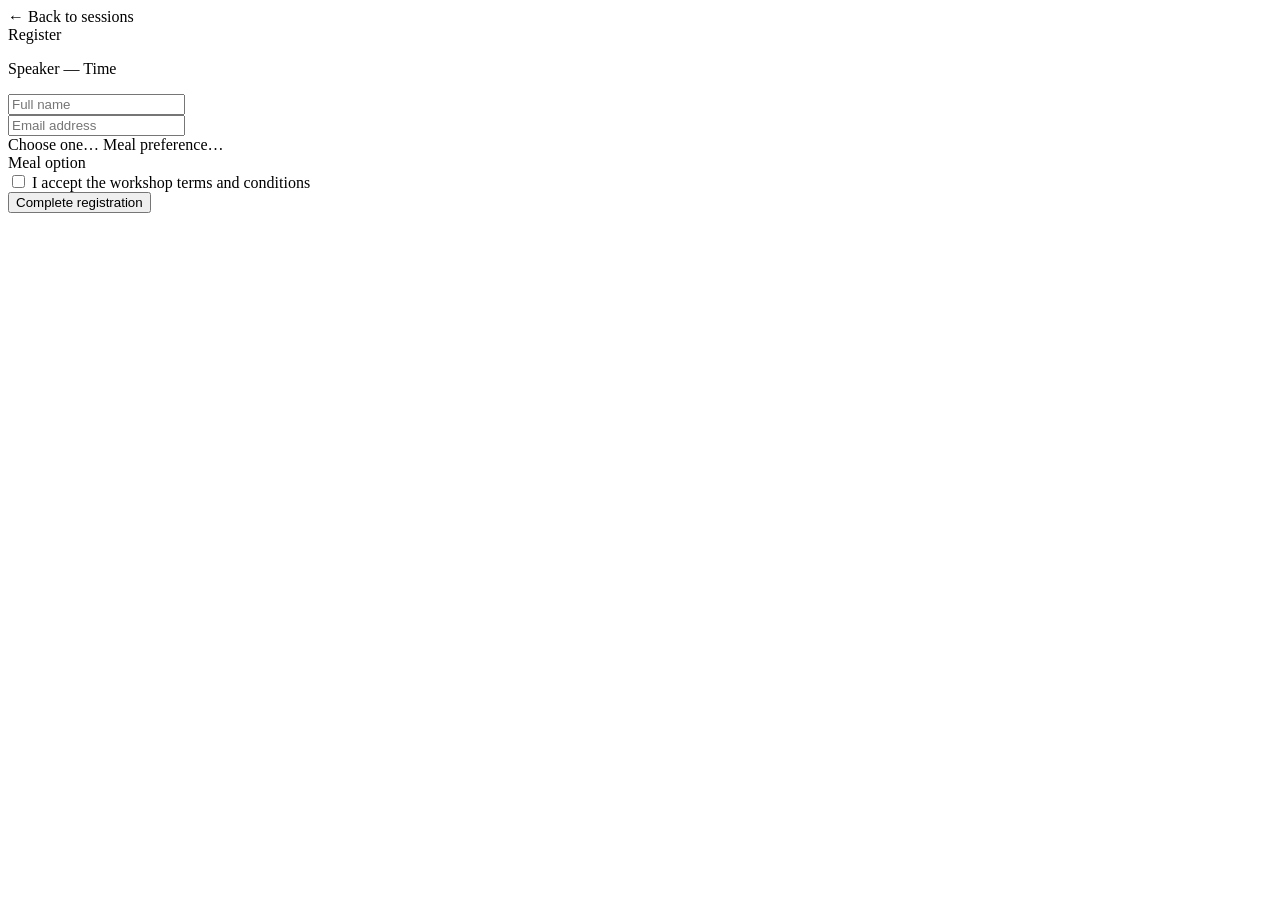
<file: src/main/resources/templates/inaccessible/register.html>
<!DOCTYPE html>
<html lang="en" xmlns:th="http://www.thymeleaf.org">
<head>
    <meta charset="UTF-8">
    <title th:text="'Register — ' + ${workshop.title()}">Register</title>
    <link rel="stylesheet" th:href="@{/css/main.css}">
    <script th:src="@{/js/fake-widgets.js}" defer></script>
</head>
<body class="variant-inaccessible">
<div class="header">
    <div class="nav"><span th:attr="data-href=@{/inaccessible}" class="fake-link">&larr; Back to sessions</span></div>
    <div class="h1" th:text="'Register: ' + ${workshop.title()}">Register</div>
    <p th:text="${workshop.speaker()} + ' — ' + ${workshop.timeSlot()}">Speaker — Time</p>
</div>
<div class="main">

    <form th:action="@{/inaccessible/register/{id}(id=${workshop.id()})}" th:object="${registrationForm}"
          method="post" novalidate>

        <div class="field">
            <input type="text" id="name" th:field="*{name}" placeholder="Full name"
                   th:classappend="${#fields.hasErrors('name')} ? 'has-error' : ''">
        </div>

        <div class="field">
            <input type="email" id="email" th:field="*{email}" placeholder="Email address"
                   th:classappend="${#fields.hasErrors('email')} ? 'has-error' : ''">
        </div>

        <div class="field">
            <div class="fake-select" th:classappend="${#fields.hasErrors('mealPreference')} ? 'has-error' : ''">
                <div class="fake-select-trigger">
                    <span th:each="option : ${T(com.a11y.a11y_ai_readiness.registration.MealPreference).values()}"
                          th:if="${registrationForm.mealPreference} == ${option}"
                          th:text="${option.label}">Choose one&hellip;</span>
                    <span th:if="${registrationForm.mealPreference} == null">Meal preference&hellip;</span>
                </div>
                <div class="fake-select-list">
                    <div class="fake-select-option" th:each="option : ${T(com.a11y.a11y_ai_readiness.registration.MealPreference).values()}"
                         th:attr="data-value=${option}" th:text="${option.label}">Meal option</div>
                </div>
                <input type="hidden" th:field="*{mealPreference}">
            </div>
        </div>

        <div class="field field-checkbox">
            <input type="checkbox" id="acceptTerms" th:field="*{acceptTerms}"
                   th:classappend="${#fields.hasErrors('acceptTerms')} ? 'has-error' : ''">
            <span>I accept the workshop terms and conditions</span>
        </div>

        <!-- Deliberately a REAL button, unlike every other control on this page. This was a
             role-less div, which made the form impossible to submit: a screen reader could not
             focus it (no tabindex) and an agent could not target it (no role). With no way to
             submit, the validation error below could never be reached, so the defect this page
             exists to demonstrate -- an error signalled by border colour alone, with no text and
             no live region -- was unobservable. Keeping this one control real isolates that
             defect instead of hiding it behind an earlier, cruder one. -->
        <button type="submit">Complete registration</button>
    </form>
</div>
</body>
</html>
</file>
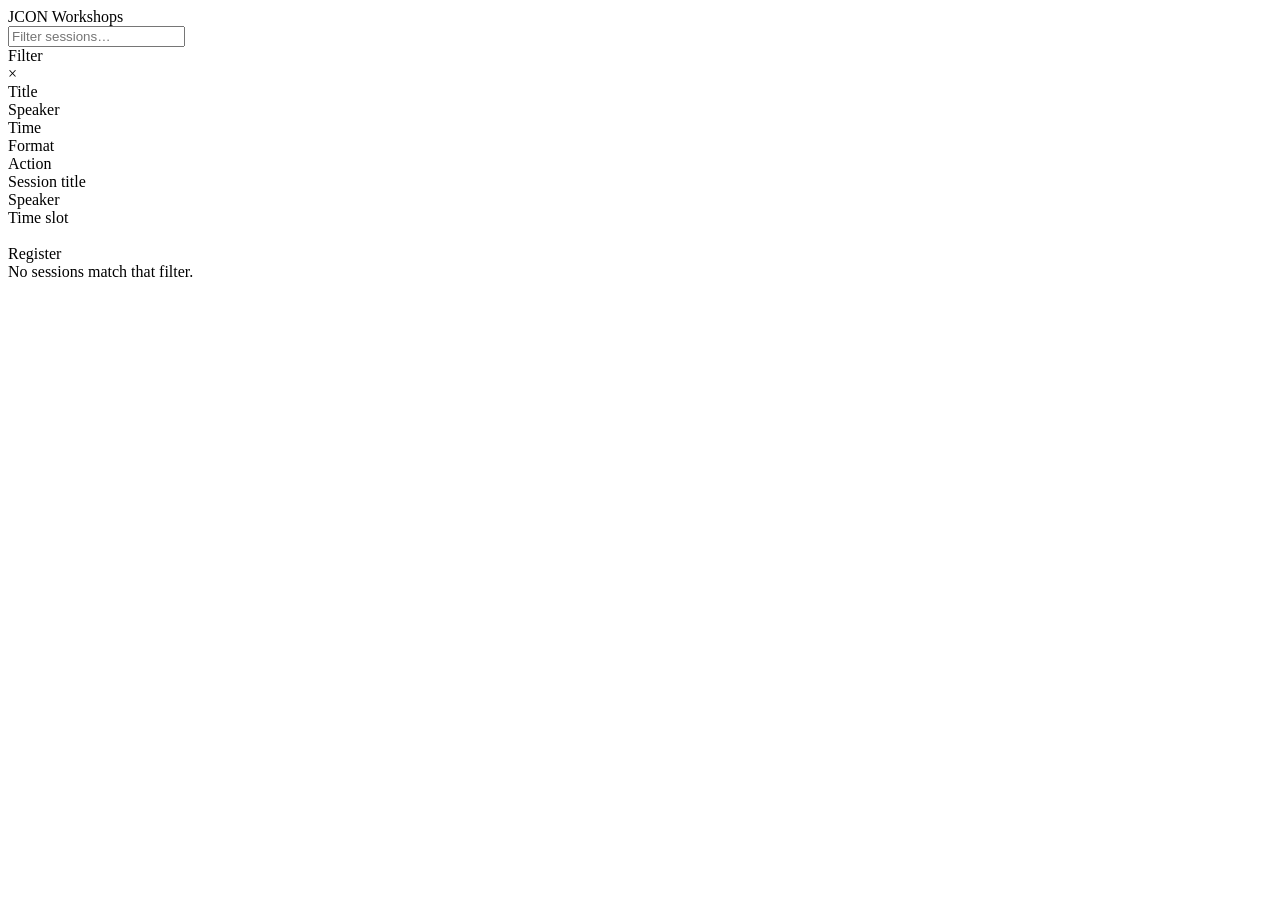
<file: src/main/resources/templates/inaccessible/sessions.html>
<!DOCTYPE html>
<html lang="en" xmlns:th="http://www.thymeleaf.org">
<head>
    <meta charset="UTF-8">
    <title>JCON Workshops — inaccessible</title>
    <link rel="stylesheet" th:href="@{/css/main.css}">
    <script th:src="@{/js/fake-widgets.js}" defer></script>
</head>
<body class="variant-inaccessible">
<div class="header">
    <div class="h1">JCON Workshops</div>
</div>
<div class="main">
    <div class="filter-bar">
        <form th:action="@{/inaccessible}" method="get" class="filter-form">
            <input type="search" id="q" name="q" th:value="${query}" placeholder="Filter sessions&hellip;">
            <div class="fake-button" data-submit="true">Filter</div>
        </form>
        <span th:if="${query != null and !query.isBlank()}"
              th:attr="data-href=@{/inaccessible}"
              class="icon-button fake-link">&times;</span>
    </div>

    <div class="table">
        <div class="row header-row">
            <div class="cell">Title</div>
            <div class="cell">Speaker</div>
            <div class="cell">Time</div>
            <div class="cell">Format</div>
            <div class="cell">Action</div>
        </div>
        <div class="row" th:each="workshop : ${sessions}">
            <div class="cell" th:text="${workshop.title()}">Session title</div>
            <div class="cell" th:text="${workshop.speaker()}">Speaker</div>
            <div class="cell" th:text="${workshop.timeSlot()}">Time slot</div>
            <div class="cell"><img th:src="@{/img/session-icon.svg}" class="session-icon"></div>
            <div class="cell">
                <span th:attr="data-href=@{/inaccessible/register/{id}(id=${workshop.id()})}"
                      class="register-link fake-link">Register</span>
            </div>
        </div>
        <div class="row" th:if="${sessions.isEmpty()}">
            <div class="cell">No sessions match that filter.</div>
        </div>
    </div>
</div>
</body>
</html>
</file>
